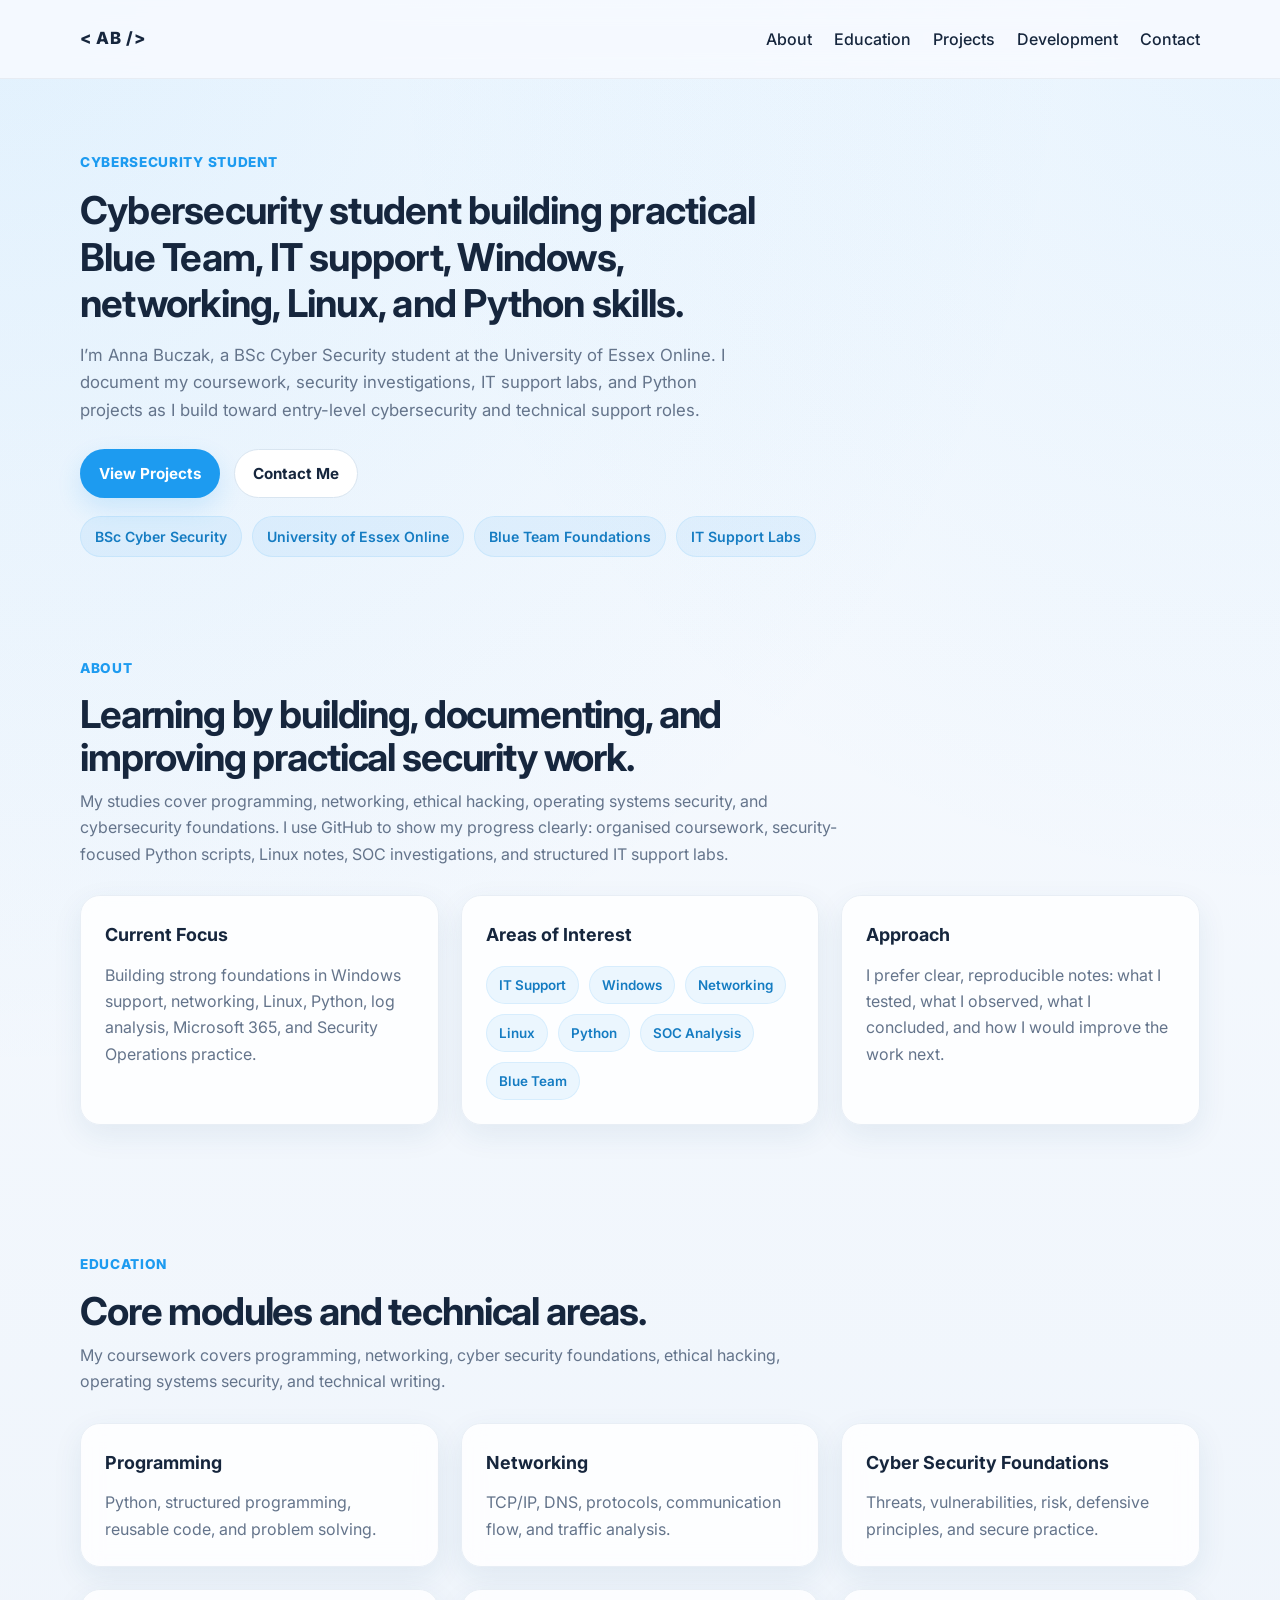
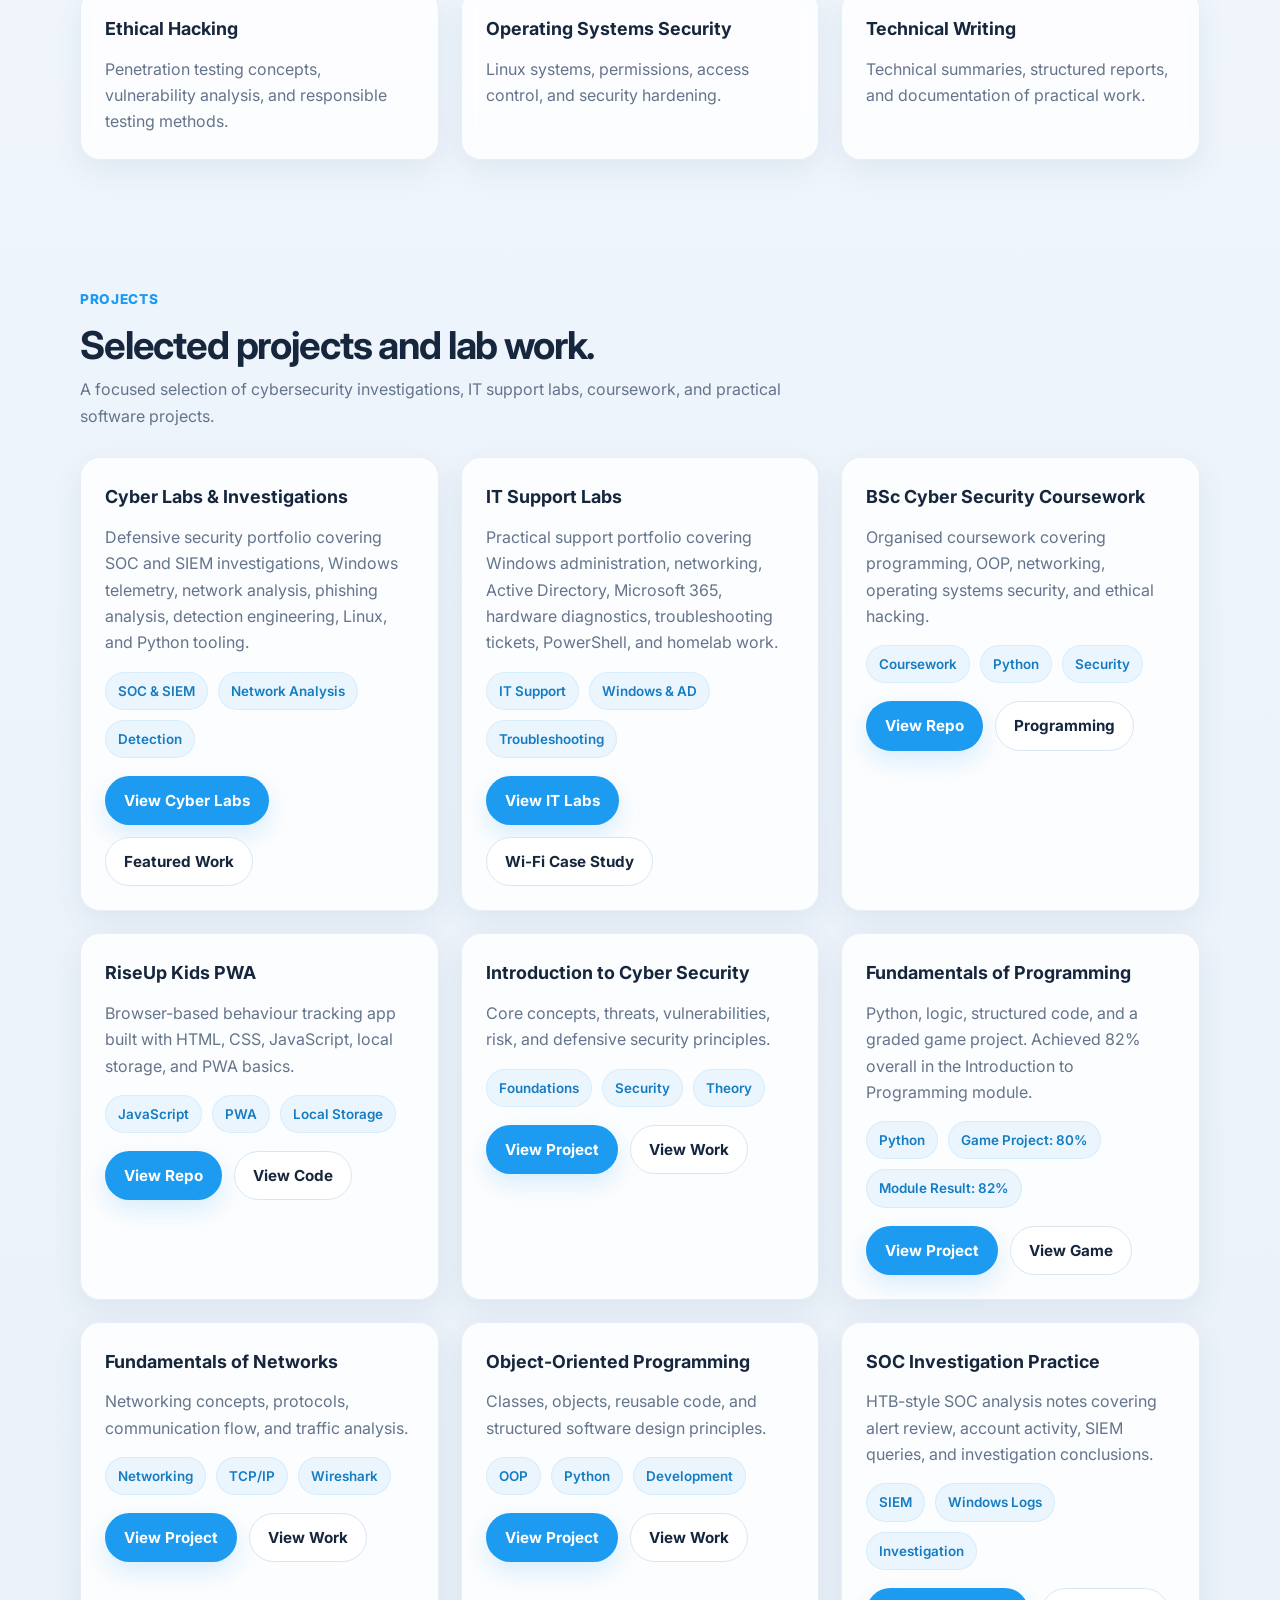
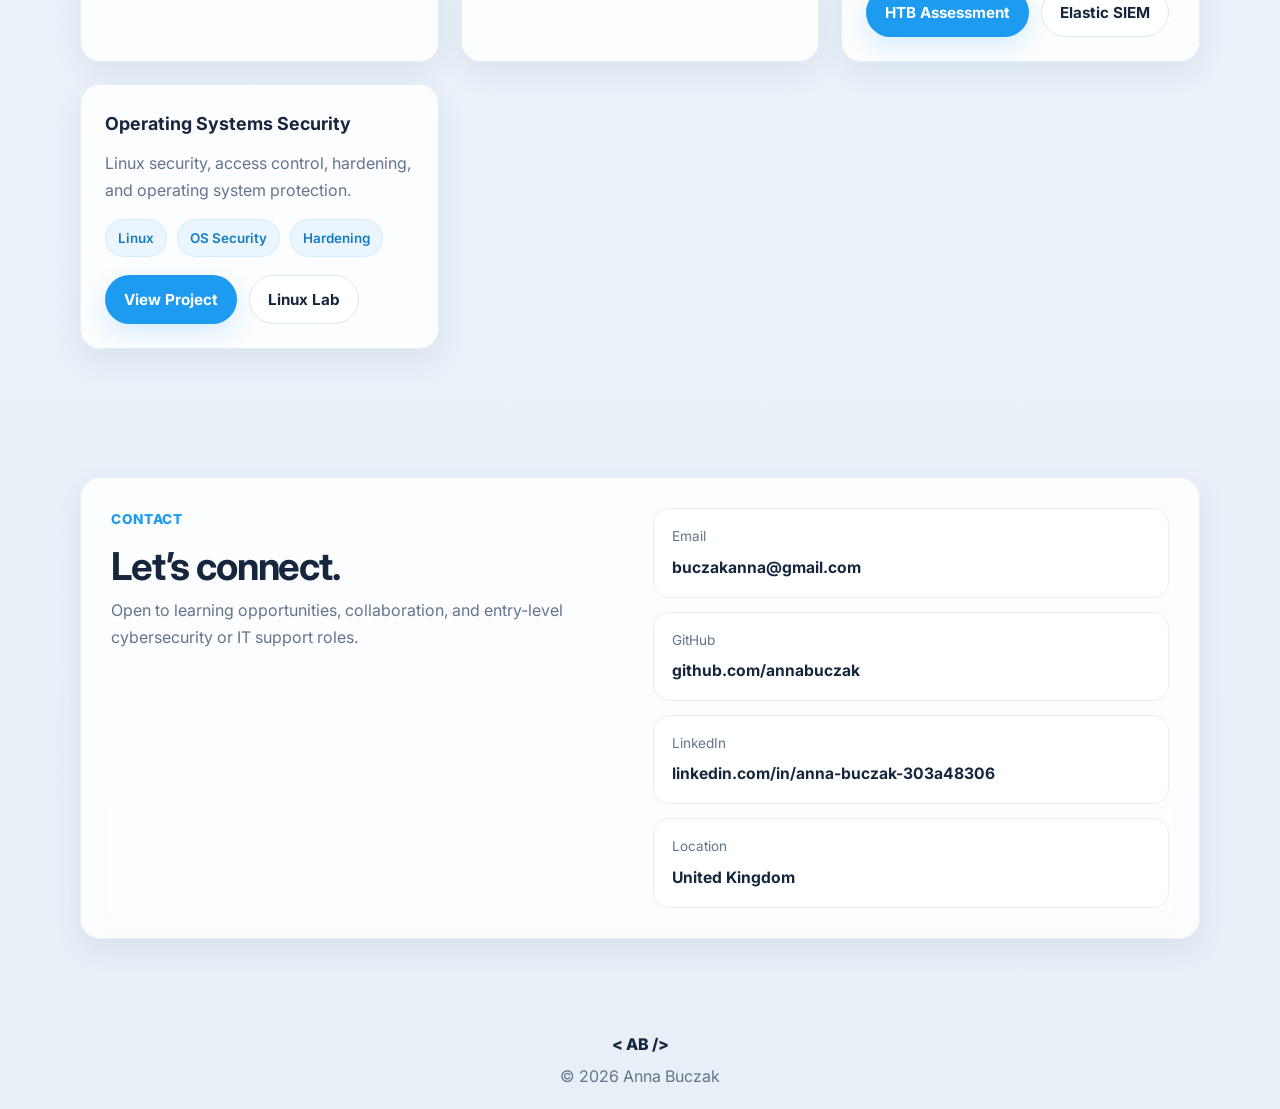
<file: index.html>
<!DOCTYPE html>
<html lang="en">
<head>
    <meta charset="UTF-8">
    <meta name="viewport" content="width=device-width, initial-scale=1.0">
    <title>Anna Buczak | Cybersecurity & IT Support Portfolio</title>
    <meta name="description" content="Portfolio for Anna Buczak, a BSc Cyber Security student documenting Blue Team investigations, IT support labs, Windows, networking, Linux, and Python projects.">
    <link rel="stylesheet" href="assets/css/main.css">
    <link rel="stylesheet" href="https://fonts.googleapis.com/css2?family=Inter:wght@400;500;600;700;800&display=swap">
</head>
<body>

<nav class="navbar">
    <div class="container nav-inner">
        <a href="#home" class="brand">&lt; AB /&gt;</a>

        <div class="nav-links">
            <a href="#about">About</a>
            <a href="#education">Education</a>
            <a href="#projects">Projects</a>
            <a href="skills.html">Development</a>
            <a href="#contact">Contact</a>
        </div>
    </div>
</nav>

<main class="container">

    <section class="hero" id="home">
        <div class="hero-left">
            <p class="eyebrow">Cybersecurity Student</p>

            <h1>Cybersecurity student building practical Blue Team, IT support, Windows, networking, Linux, and Python skills.</h1>

            <p class="hero-text">
                I’m Anna Buczak, a BSc Cyber Security student at the University of Essex Online.
                I document my coursework, security investigations, IT support labs, and Python projects
                as I build toward entry-level cybersecurity and technical support roles.
            </p>

            <div class="hero-actions">
                <a href="#projects" class="btn btn-primary">View Projects</a>
                <a href="#contact" class="btn btn-secondary">Contact Me</a>
            </div>

            <div class="hero-meta">
                <span>BSc Cyber Security</span>
                <span>University of Essex Online</span>
                <span>Blue Team Foundations</span>
                <span>IT Support Labs</span>
            </div>
        </div>
    </section>

    <section class="section" id="about">
        <div class="section-heading">
            <p class="section-label">About</p>
            <h2>Learning by building, documenting, and improving practical security work.</h2>
            <p class="section-copy">
                My studies cover programming, networking, ethical hacking, operating systems security,
                and cybersecurity foundations. I use GitHub to show my progress clearly: organised
                coursework, security-focused Python scripts, Linux notes, SOC investigations, and structured IT support labs.
            </p>
        </div>

        <div class="grid">
            <article class="card">
                <h3>Current Focus</h3>
                <p>
                    Building strong foundations in Windows support, networking, Linux, Python, log analysis,
                    Microsoft 365, and Security Operations practice.
                </p>
            </article>

            <article class="card">
                <h3>Areas of Interest</h3>
                <div class="tags">
                    <span class="tag">IT Support</span>
                    <span class="tag">Windows</span>
                    <span class="tag">Networking</span>
                    <span class="tag">Linux</span>
                    <span class="tag">Python</span>
                    <span class="tag">SOC Analysis</span>
                    <span class="tag">Blue Team</span>
                </div>
            </article>

            <article class="card">
                <h3>Approach</h3>
                <p>
                    I prefer clear, reproducible notes: what I tested, what I observed,
                    what I concluded, and how I would improve the work next.
                </p>
            </article>
        </div>
    </section>

    <section class="section" id="education">
        <div class="section-heading">
            <p class="section-label">Education</p>
            <h2>Core modules and technical areas.</h2>
            <p class="section-copy">
                My coursework covers programming, networking, cyber security foundations,
                ethical hacking, operating systems security, and technical writing.
            </p>
        </div>

        <div class="grid">
            <article class="card">
                <h3>Programming</h3>
                <p>Python, structured programming, reusable code, and problem solving.</p>
            </article>

            <article class="card">
                <h3>Networking</h3>
                <p>TCP/IP, DNS, protocols, communication flow, and traffic analysis.</p>
            </article>

            <article class="card">
                <h3>Cyber Security Foundations</h3>
                <p>Threats, vulnerabilities, risk, defensive principles, and secure practice.</p>
            </article>

            <article class="card">
                <h3>Ethical Hacking</h3>
                <p>Penetration testing concepts, vulnerability analysis, and responsible testing methods.</p>
            </article>

            <article class="card">
                <h3>Operating Systems Security</h3>
                <p>Linux systems, permissions, access control, and security hardening.</p>
            </article>

            <article class="card">
                <h3>Technical Writing</h3>
                <p>Technical summaries, structured reports, and documentation of practical work.</p>
            </article>
        </div>
    </section>

    <section class="section" id="projects">
        <div class="section-heading">
            <p class="section-label">Projects</p>
            <h2>Selected projects and lab work.</h2>
            <p class="section-copy">
                A focused selection of cybersecurity investigations, IT support labs, coursework, and practical software projects.
            </p>
        </div>

        <div class="projects-grid">

            <article class="project-card">
                <h3>Cyber Labs & Investigations</h3>
                <p>Defensive security portfolio covering SOC and SIEM investigations, Windows telemetry, network analysis, phishing analysis, detection engineering, Linux, and Python tooling.</p>
                <div class="tags">
                    <span class="tag">SOC & SIEM</span>
                    <span class="tag">Network Analysis</span>
                    <span class="tag">Detection</span>
                </div>
                <div class="project-actions">
                    <a href="https://github.com/Annabuczak/cyber-labs" target="_blank" rel="noopener noreferrer" class="btn btn-primary">View Cyber Labs</a>
                    <a href="https://github.com/Annabuczak/cyber-labs#featured-work" target="_blank" rel="noopener noreferrer" class="btn btn-secondary">Featured Work</a>
                </div>
            </article>

            <article class="project-card">
                <h3>IT Support Labs</h3>
                <p>Practical support portfolio covering Windows administration, networking, Active Directory, Microsoft 365, hardware diagnostics, troubleshooting tickets, PowerShell, and homelab work.</p>
                <div class="tags">
                    <span class="tag">IT Support</span>
                    <span class="tag">Windows & AD</span>
                    <span class="tag">Troubleshooting</span>
                </div>
                <div class="project-actions">
                    <a href="https://github.com/Annabuczak/it-support-labs" target="_blank" rel="noopener noreferrer" class="btn btn-primary">View IT Labs</a>
                    <a href="https://github.com/Annabuczak/it-support-labs/blob/main/troubleshooting-tickets/wifi-connected-no-internet-apipa.md" target="_blank" rel="noopener noreferrer" class="btn btn-secondary">Wi-Fi Case Study</a>
                </div>
            </article>

            <article class="project-card">
                <h3>BSc Cyber Security Coursework</h3>
                <p>Organised coursework covering programming, OOP, networking, operating systems security, and ethical hacking.</p>
                <div class="tags">
                    <span class="tag">Coursework</span>
                    <span class="tag">Python</span>
                    <span class="tag">Security</span>
                </div>
                <div class="project-actions">
                    <a href="https://github.com/Annabuczak/bsc-cybersecurity" target="_blank" rel="noopener noreferrer" class="btn btn-primary">View Repo</a>
                    <a href="programming.html" class="btn btn-secondary">Programming</a>
                </div>
            </article>

            <article class="project-card">
                <h3>RiseUp Kids PWA</h3>
                <p>Browser-based behaviour tracking app built with HTML, CSS, JavaScript, local storage, and PWA basics.</p>
                <div class="tags">
                    <span class="tag">JavaScript</span>
                    <span class="tag">PWA</span>
                    <span class="tag">Local Storage</span>
                </div>
                <div class="project-actions">
                    <a href="https://github.com/Annabuczak/riseup-kids-pwa" target="_blank" rel="noopener noreferrer" class="btn btn-primary">View Repo</a>
                    <a href="https://github.com/Annabuczak/riseup-kids-pwa/tree/main" target="_blank" rel="noopener noreferrer" class="btn btn-secondary">View Code</a>
                </div>
            </article>

            <article class="project-card">
                <h3>Introduction to Cyber Security</h3>
                <p>Core concepts, threats, vulnerabilities, risk, and defensive security principles.</p>
                <div class="tags">
                    <span class="tag">Foundations</span>
                    <span class="tag">Security</span>
                    <span class="tag">Theory</span>
                </div>
                <div class="project-actions">
                    <a href="cybersecurity.html" class="btn btn-primary">View Project</a>
                    <a href="https://github.com/Annabuczak/bsc-cybersecurity/tree/main/introduction-to-cyber-security" target="_blank" rel="noopener noreferrer" class="btn btn-secondary">View Work</a>
                </div>
            </article>

            <article class="project-card">
                <h3>Fundamentals of Programming</h3>
                <p>Python, logic, structured code, and a graded game project. Achieved 82% overall in the Introduction to Programming module.</p>
                <div class="tags">
                    <span class="tag">Python</span>
                    <span class="tag">Game Project: 80%</span>
                    <span class="tag">Module Result: 82%</span>
                </div>
                <div class="project-actions">
                    <a href="programming.html" class="btn btn-primary">View Project</a>
                    <a href="https://github.com/Annabuczak/bsc-cybersecurity/tree/main/fundamentals-of-programming/projects/the-library-game" target="_blank" rel="noopener noreferrer" class="btn btn-secondary">View Game</a>
                </div>
            </article>

            <article class="project-card">
                <h3>Fundamentals of Networks</h3>
                <p>Networking concepts, protocols, communication flow, and traffic analysis.</p>
                <div class="tags">
                    <span class="tag">Networking</span>
                    <span class="tag">TCP/IP</span>
                    <span class="tag">Wireshark</span>
                </div>
                <div class="project-actions">
                    <a href="networks.html" class="btn btn-primary">View Project</a>
                    <a href="https://github.com/Annabuczak/bsc-cybersecurity/tree/main/fundamentals-of-networks" target="_blank" rel="noopener noreferrer" class="btn btn-secondary">View Work</a>
                </div>
            </article>

            <article class="project-card">
                <h3>Object-Oriented Programming</h3>
                <p>Classes, objects, reusable code, and structured software design principles.</p>
                <div class="tags">
                    <span class="tag">OOP</span>
                    <span class="tag">Python</span>
                    <span class="tag">Development</span>
                </div>
                <div class="project-actions">
                    <a href="oop.html" class="btn btn-primary">View Project</a>
                    <a href="https://github.com/Annabuczak/bsc-cybersecurity/tree/main/object-oriented-programming" target="_blank" rel="noopener noreferrer" class="btn btn-secondary">View Work</a>
                </div>
            </article>

            <article class="project-card">
                <h3>SOC Investigation Practice</h3>
                <p>HTB-style SOC analysis notes covering alert review, account activity, SIEM queries, and investigation conclusions.</p>
                <div class="tags">
                    <span class="tag">SIEM</span>
                    <span class="tag">Windows Logs</span>
                    <span class="tag">Investigation</span>
                </div>
                <div class="project-actions">
                    <a href="https://github.com/Annabuczak/cyber-labs/tree/main/soc-labs/HTB%20SOC%20Skills%20Assessment" target="_blank" rel="noopener noreferrer" class="btn btn-primary">HTB Assessment</a>
                    <a href="https://github.com/Annabuczak/cyber-labs/tree/main/soc-labs/htb-elastic-siem-investigation" target="_blank" rel="noopener noreferrer" class="btn btn-secondary">Elastic SIEM</a>
                </div>
            </article>

            <article class="project-card">
                <h3>Operating Systems Security</h3>
                <p>Linux security, access control, hardening, and operating system protection.</p>
                <div class="tags">
                    <span class="tag">Linux</span>
                    <span class="tag">OS Security</span>
                    <span class="tag">Hardening</span>
                </div>
                <div class="project-actions">
                    <a href="ossecurity.html" class="btn btn-primary">View Project</a>
                    <a href="https://github.com/Annabuczak/cyber-labs/tree/main/linux/services" target="_blank" rel="noopener noreferrer" class="btn btn-secondary">Linux Lab</a>
                </div>
            </article>
        </div>
    </section>

    <section class="section" id="contact">
        <div class="contact-box">
            <div>
                <p class="section-label">Contact</p>
                <h2>Let’s connect.</h2>
                <p class="section-copy">
                    Open to learning opportunities, collaboration, and entry-level cybersecurity or IT support roles.
                </p>
            </div>

            <div class="contact-info">
                <div class="contact-item">
                    <span>Email</span>
                    <strong><a href="mailto:buczakanna@gmail.com">buczakanna@gmail.com</a></strong>
                </div>

                <div class="contact-item">
                    <span>GitHub</span>
                    <strong><a href="https://github.com/annabuczak" target="_blank" rel="noopener noreferrer">github.com/annabuczak</a></strong>
                </div>

                <div class="contact-item">
                    <span>LinkedIn</span>
                    <strong><a href="https://www.linkedin.com/in/anna-buczak-303a48306" target="_blank" rel="noopener noreferrer">linkedin.com/in/anna-buczak-303a48306</a></strong>
                </div>

                <div class="contact-item">
                    <span>Location</span>
                    <strong>United Kingdom</strong>
                </div>
            </div>
        </div>
    </section>

    <footer class="footer">
        <p>&lt; AB /&gt;</p>
        <p>© 2026 Anna Buczak</p>
    </footer>

</main>
</body>
</html>
</file>
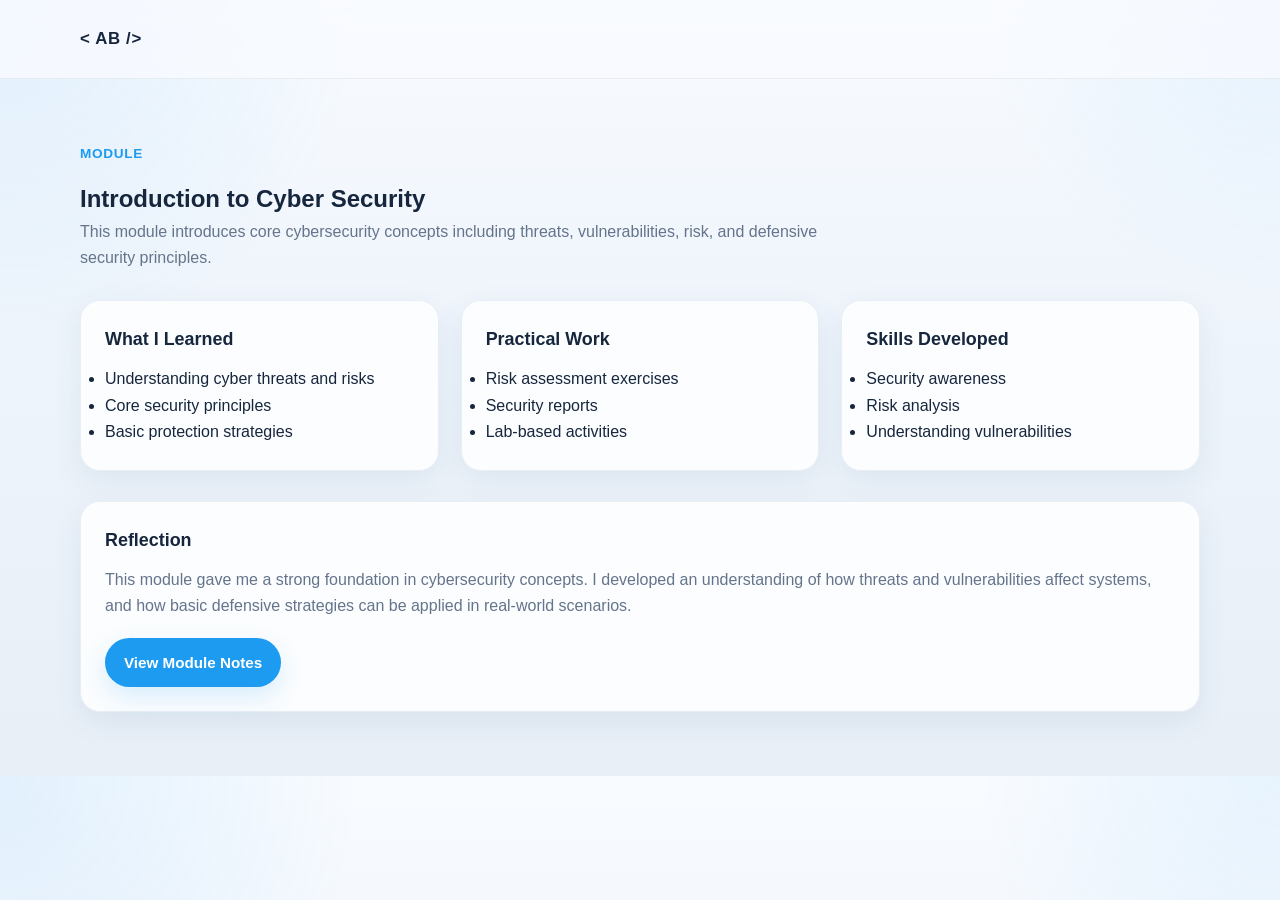
<file: cybersecurity.html>
<!DOCTYPE html>
<html lang="en">
<head>
    <meta charset="UTF-8">
    <meta name="viewport" content="width=device-width, initial-scale=1.0">
    <title>Introduction to Cyber Security</title>
    <link rel="stylesheet" href="assets/css/main.css">
</head>

<body>

<nav class="navbar">
    <div class="container nav-inner">
        <a href="index.html" class="brand">&lt; AB /&gt;</a>
    </div>
</nav>

<main class="container">

<section class="section">

    <div class="section-heading">
        <p class="section-label">Module</p>
        <h1>Introduction to Cyber Security</h1>

        <p class="section-copy">
            This module introduces core cybersecurity concepts including threats,
            vulnerabilities, risk, and defensive security principles.
        </p>
    </div>

    <!-- GRID -->
    <div class="grid">

        <div class="card">
            <h3>What I Learned</h3>
            <ul>
                <li>Understanding cyber threats and risks</li>
                <li>Core security principles</li>
                <li>Basic protection strategies</li>
            </ul>
        </div>

        <div class="card">
            <h3>Practical Work</h3>
            <ul>
                <li>Risk assessment exercises</li>
                <li>Security reports</li>
                <li>Lab-based activities</li>
            </ul>
        </div>

        <div class="card">
            <h3>Skills Developed</h3>
            <ul>
                <li>Security awareness</li>
                <li>Risk analysis</li>
                <li>Understanding vulnerabilities</li>
            </ul>
        </div>

    </div>

    <!-- REFLECTION -->
    <div class="card" style="margin-top:30px;">
        <h3>Reflection</h3>
        <p>
            This module gave me a strong foundation in cybersecurity concepts.
            I developed an understanding of how threats and vulnerabilities affect systems,
            and how basic defensive strategies can be applied in real-world scenarios.
        </p>
        <div class="project-actions">
            <a href="https://github.com/Annabuczak/bsc-cybersecurity/tree/main/introduction-to-cyber-security" target="_blank" rel="noopener noreferrer" class="btn btn-primary">View Module Notes</a>
        </div>
    </div>

</section>

</main>
</body>
</html>
</file>
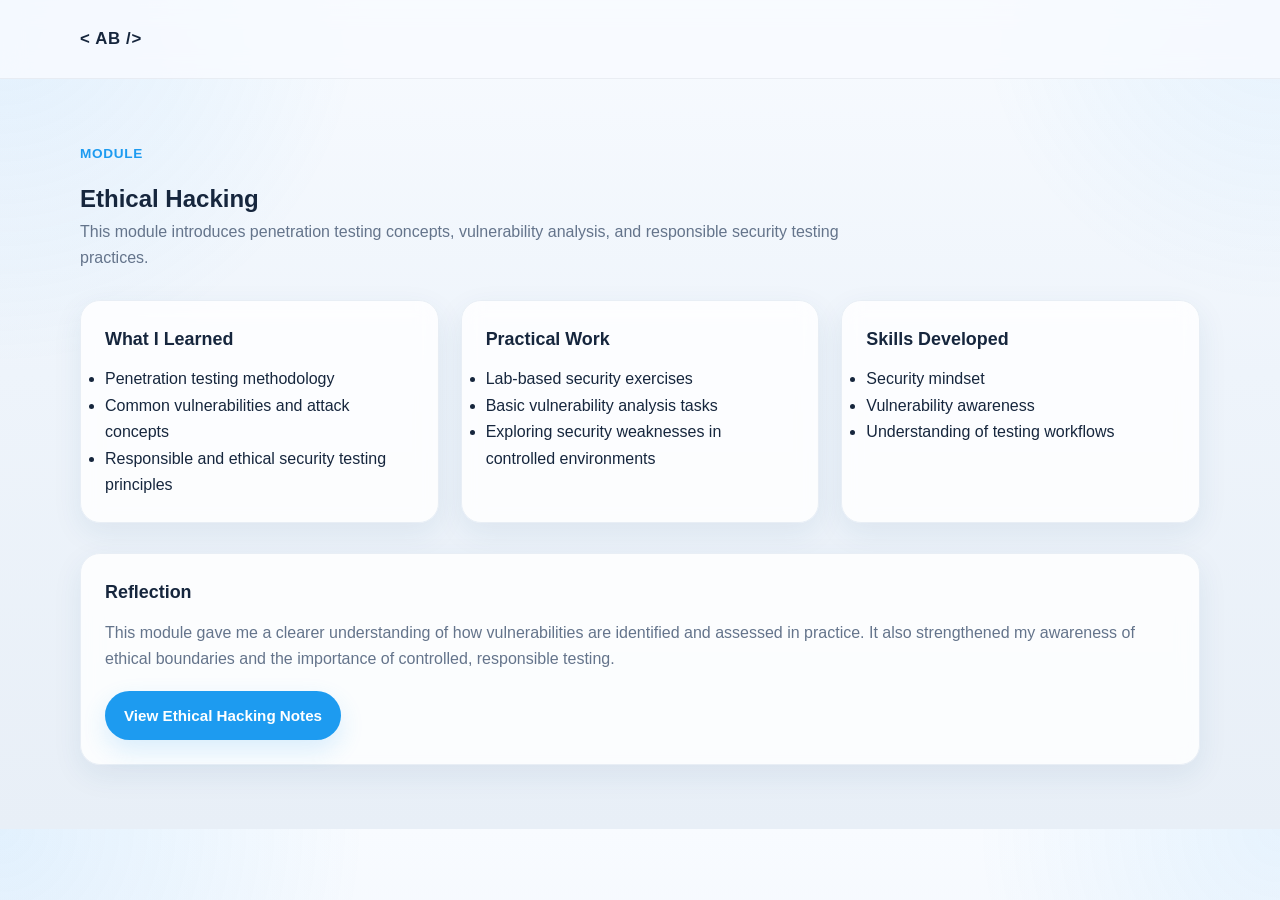
<file: ethical.html>
<!DOCTYPE html>
<html lang="en">
<head>
    <meta charset="UTF-8">
    <meta name="viewport" content="width=device-width, initial-scale=1.0">
    <title>Ethical Hacking</title>
    <link rel="stylesheet" href="assets/css/main.css">
</head>
<body>

<nav class="navbar">
    <div class="container nav-inner">
        <a href="index.html" class="brand">&lt; AB /&gt;</a>
    </div>
</nav>

<main class="container">
<section class="section">
    <div class="section-heading">
        <p class="section-label">Module</p>
        <h1>Ethical Hacking</h1>
        <p class="section-copy">
            This module introduces penetration testing concepts, vulnerability analysis,
            and responsible security testing practices.
        </p>
    </div>

    <div class="grid">
        <div class="card">
            <h3>What I Learned</h3>
            <ul>
                <li>Penetration testing methodology</li>
                <li>Common vulnerabilities and attack concepts</li>
                <li>Responsible and ethical security testing principles</li>
            </ul>
        </div>

        <div class="card">
            <h3>Practical Work</h3>
            <ul>
                <li>Lab-based security exercises</li>
                <li>Basic vulnerability analysis tasks</li>
                <li>Exploring security weaknesses in controlled environments</li>
            </ul>
        </div>

        <div class="card">
            <h3>Skills Developed</h3>
            <ul>
                <li>Security mindset</li>
                <li>Vulnerability awareness</li>
                <li>Understanding of testing workflows</li>
            </ul>
        </div>
    </div>

    <div class="card" style="margin-top:30px;">
        <h3>Reflection</h3>
        <p>
            This module gave me a clearer understanding of how vulnerabilities are identified
            and assessed in practice. It also strengthened my awareness of ethical boundaries
            and the importance of controlled, responsible testing.
        </p>
        <div class="project-actions">
            <a href="https://github.com/Annabuczak/bsc-cybersecurity/tree/main/ethical-hacking" target="_blank" rel="noopener noreferrer" class="btn btn-primary">View Ethical Hacking Notes</a>
        </div>
    </div>
</section>
</main>

</body>
</html>
</file>
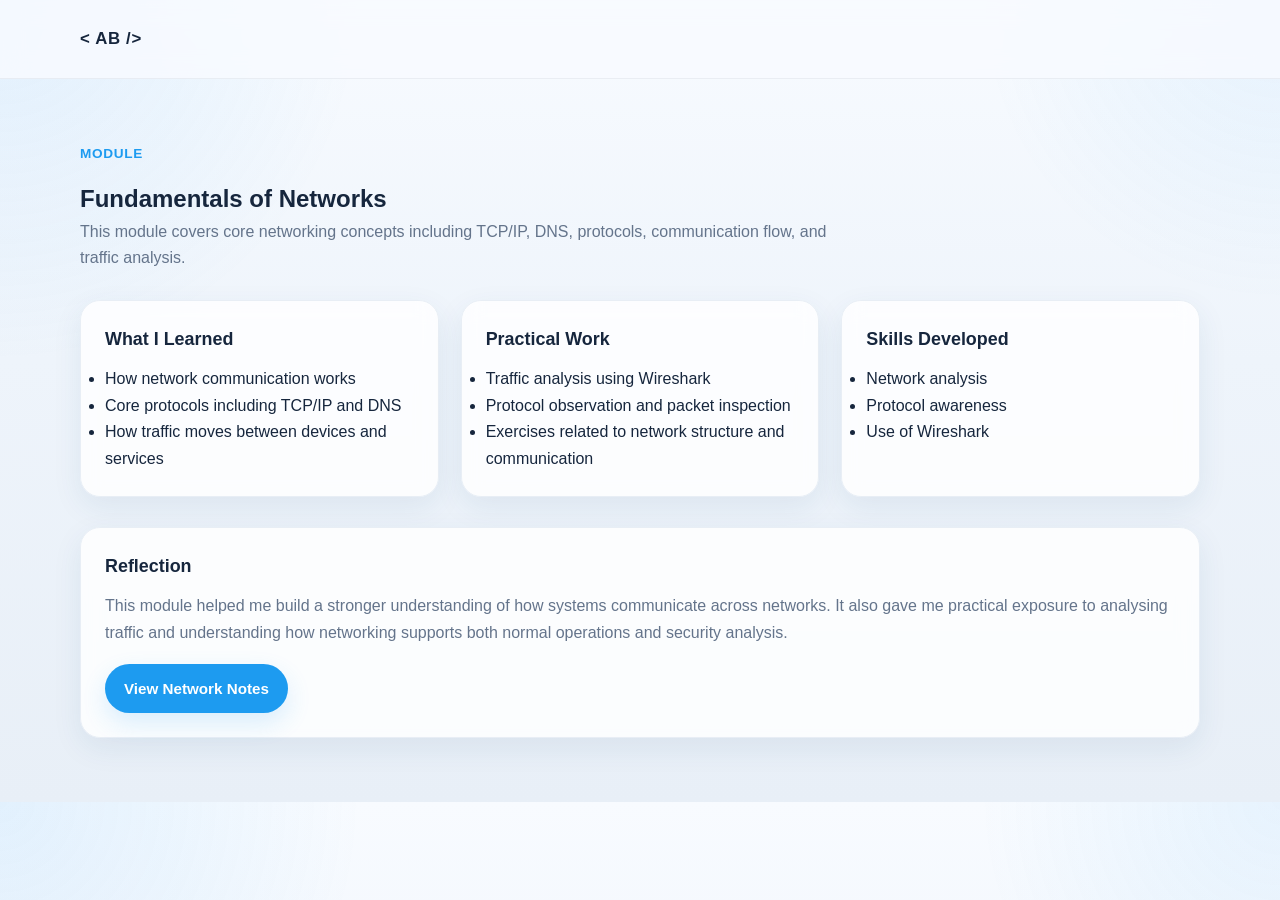
<file: networks.html>
<!DOCTYPE html>
<html lang="en">
<head>
    <meta charset="UTF-8">
    <meta name="viewport" content="width=device-width, initial-scale=1.0">
    <title>Fundamentals of Networks</title>
    <link rel="stylesheet" href="assets/css/main.css">
</head>
<body>

<nav class="navbar">
    <div class="container nav-inner">
        <a href="index.html" class="brand">&lt; AB /&gt;</a>
    </div>
</nav>

<main class="container">
<section class="section">
    <div class="section-heading">
        <p class="section-label">Module</p>
        <h1>Fundamentals of Networks</h1>
        <p class="section-copy">
            This module covers core networking concepts including TCP/IP, DNS, protocols,
            communication flow, and traffic analysis.
        </p>
    </div>

    <div class="grid">
        <div class="card">
            <h3>What I Learned</h3>
            <ul>
                <li>How network communication works</li>
                <li>Core protocols including TCP/IP and DNS</li>
                <li>How traffic moves between devices and services</li>
            </ul>
        </div>

        <div class="card">
            <h3>Practical Work</h3>
            <ul>
                <li>Traffic analysis using Wireshark</li>
                <li>Protocol observation and packet inspection</li>
                <li>Exercises related to network structure and communication</li>
            </ul>
        </div>

        <div class="card">
            <h3>Skills Developed</h3>
            <ul>
                <li>Network analysis</li>
                <li>Protocol awareness</li>
                <li>Use of Wireshark</li>
            </ul>
        </div>
    </div>

    <div class="card" style="margin-top:30px;">
        <h3>Reflection</h3>
        <p>
            This module helped me build a stronger understanding of how systems communicate
            across networks. It also gave me practical exposure to analysing traffic and
            understanding how networking supports both normal operations and security analysis.
        </p>
        <div class="project-actions">
            <a href="https://github.com/Annabuczak/bsc-cybersecurity/tree/main/fundamentals-of-networks" target="_blank" rel="noopener noreferrer" class="btn btn-primary">View Network Notes</a>
        </div>
    </div>
</section>
</main>

</body>
</html>
</file>
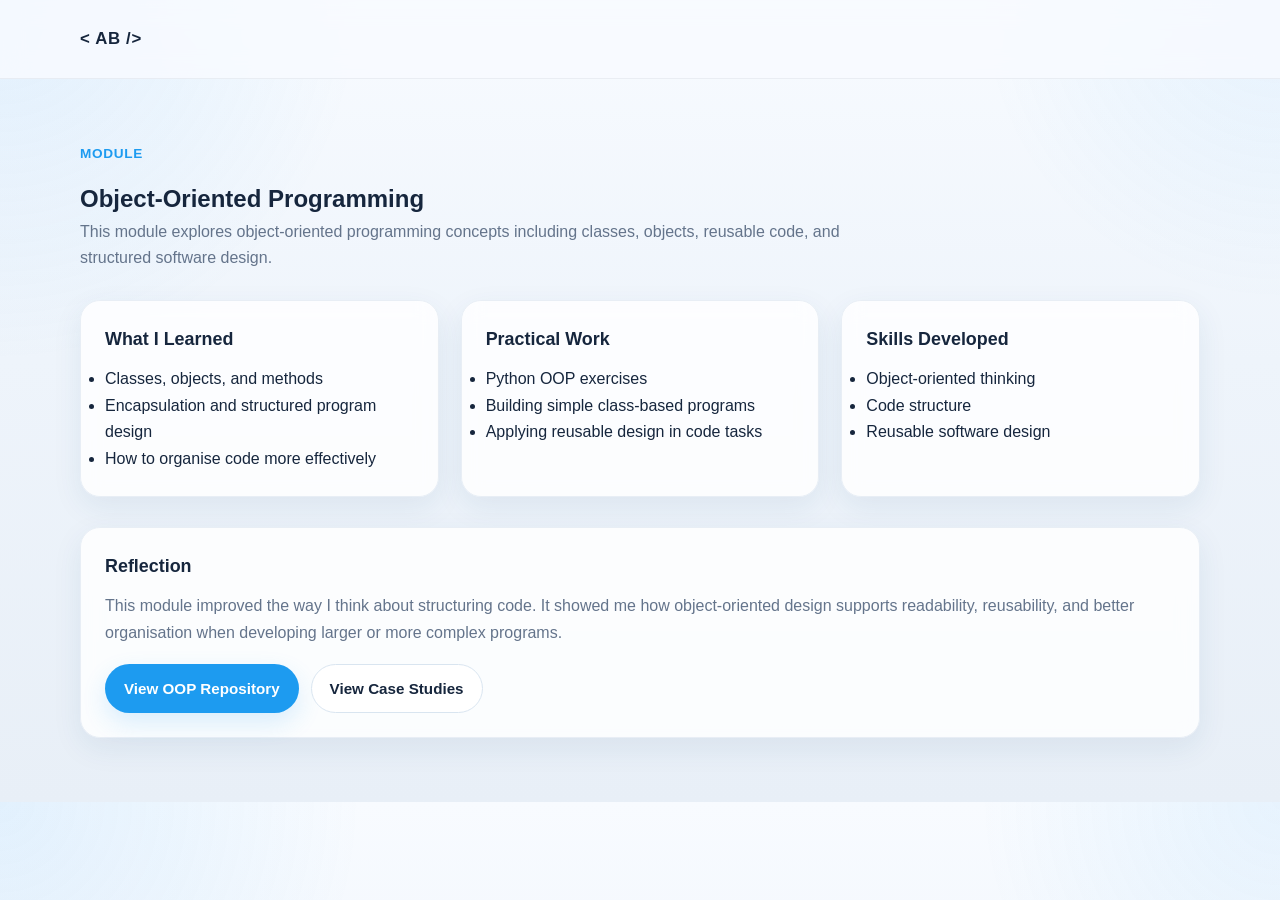
<file: oop.html>
<!DOCTYPE html>
<html lang="en">
<head>
    <meta charset="UTF-8">
    <meta name="viewport" content="width=device-width, initial-scale=1.0">
    <title>Object-Oriented Programming</title>
    <link rel="stylesheet" href="assets/css/main.css">
</head>
<body>

<nav class="navbar">
    <div class="container nav-inner">
        <a href="index.html" class="brand">&lt; AB /&gt;</a>
    </div>
</nav>

<main class="container">
<section class="section">
    <div class="section-heading">
        <p class="section-label">Module</p>
        <h1>Object-Oriented Programming</h1>
        <p class="section-copy">
            This module explores object-oriented programming concepts including classes,
            objects, reusable code, and structured software design.
        </p>
    </div>

    <div class="grid">
        <div class="card">
            <h3>What I Learned</h3>
            <ul>
                <li>Classes, objects, and methods</li>
                <li>Encapsulation and structured program design</li>
                <li>How to organise code more effectively</li>
            </ul>
        </div>

        <div class="card">
            <h3>Practical Work</h3>
            <ul>
                <li>Python OOP exercises</li>
                <li>Building simple class-based programs</li>
                <li>Applying reusable design in code tasks</li>
            </ul>
        </div>

        <div class="card">
            <h3>Skills Developed</h3>
            <ul>
                <li>Object-oriented thinking</li>
                <li>Code structure</li>
                <li>Reusable software design</li>
            </ul>
        </div>
    </div>

    <div class="card" style="margin-top:30px;">
        <h3>Reflection</h3>
        <p>
            This module improved the way I think about structuring code. It showed me how
            object-oriented design supports readability, reusability, and better organisation
            when developing larger or more complex programs.
        </p>
        <div class="project-actions">
            <a href="https://github.com/Annabuczak/bsc-cybersecurity/tree/main/object-oriented-programming" target="_blank" rel="noopener noreferrer" class="btn btn-primary">View OOP Repository</a>
            <a href="https://github.com/Annabuczak/bsc-cybersecurity/tree/main/object-oriented-programming/case-studies" target="_blank" rel="noopener noreferrer" class="btn btn-secondary">View Case Studies</a>
        </div>
    </div>
</section>
</main>

</body>
</html>
</file>
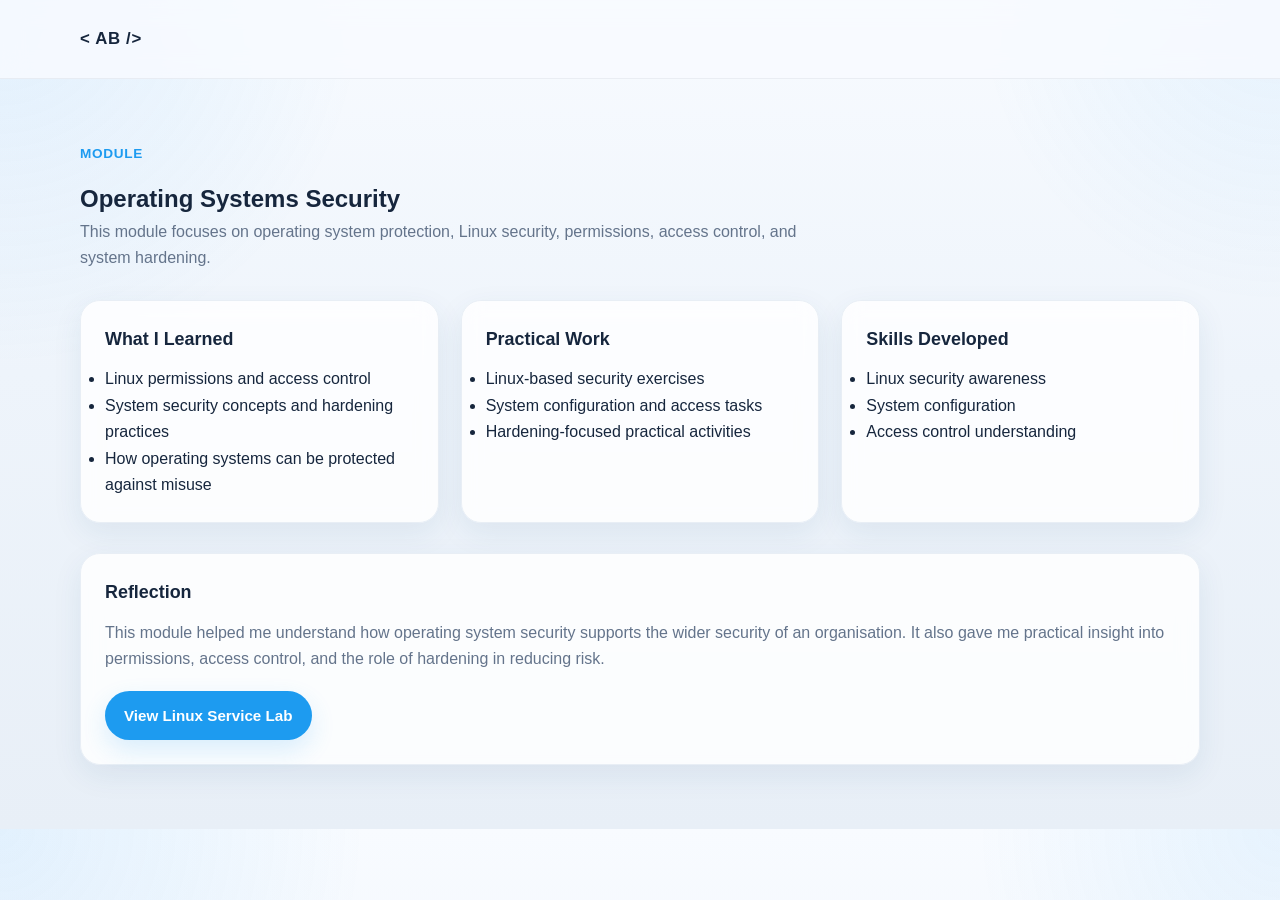
<file: ossecurity.html>
<!DOCTYPE html>
<html lang="en">
<head>
    <meta charset="UTF-8">
    <meta name="viewport" content="width=device-width, initial-scale=1.0">
    <title>Operating Systems Security</title>
    <link rel="stylesheet" href="assets/css/main.css">
</head>
<body>

<nav class="navbar">
    <div class="container nav-inner">
        <a href="index.html" class="brand">&lt; AB /&gt;</a>
    </div>
</nav>

<main class="container">
<section class="section">
    <div class="section-heading">
        <p class="section-label">Module</p>
        <h1>Operating Systems Security</h1>
        <p class="section-copy">
            This module focuses on operating system protection, Linux security, permissions,
            access control, and system hardening.
        </p>
    </div>

    <div class="grid">
        <div class="card">
            <h3>What I Learned</h3>
            <ul>
                <li>Linux permissions and access control</li>
                <li>System security concepts and hardening practices</li>
                <li>How operating systems can be protected against misuse</li>
            </ul>
        </div>

        <div class="card">
            <h3>Practical Work</h3>
            <ul>
                <li>Linux-based security exercises</li>
                <li>System configuration and access tasks</li>
                <li>Hardening-focused practical activities</li>
            </ul>
        </div>

        <div class="card">
            <h3>Skills Developed</h3>
            <ul>
                <li>Linux security awareness</li>
                <li>System configuration</li>
                <li>Access control understanding</li>
            </ul>
        </div>
    </div>

    <div class="card" style="margin-top:30px;">
        <h3>Reflection</h3>
        <p>
            This module helped me understand how operating system security supports the wider
            security of an organisation. It also gave me practical insight into permissions,
            access control, and the role of hardening in reducing risk.
        </p>
        <div class="project-actions">
            <a href="https://github.com/Annabuczak/cyber-labs/tree/main/linux/services" target="_blank" rel="noopener noreferrer" class="btn btn-primary">View Linux Service Lab</a>
        </div>
    </div>
</section>
</main>

</body>
</html>
</file>
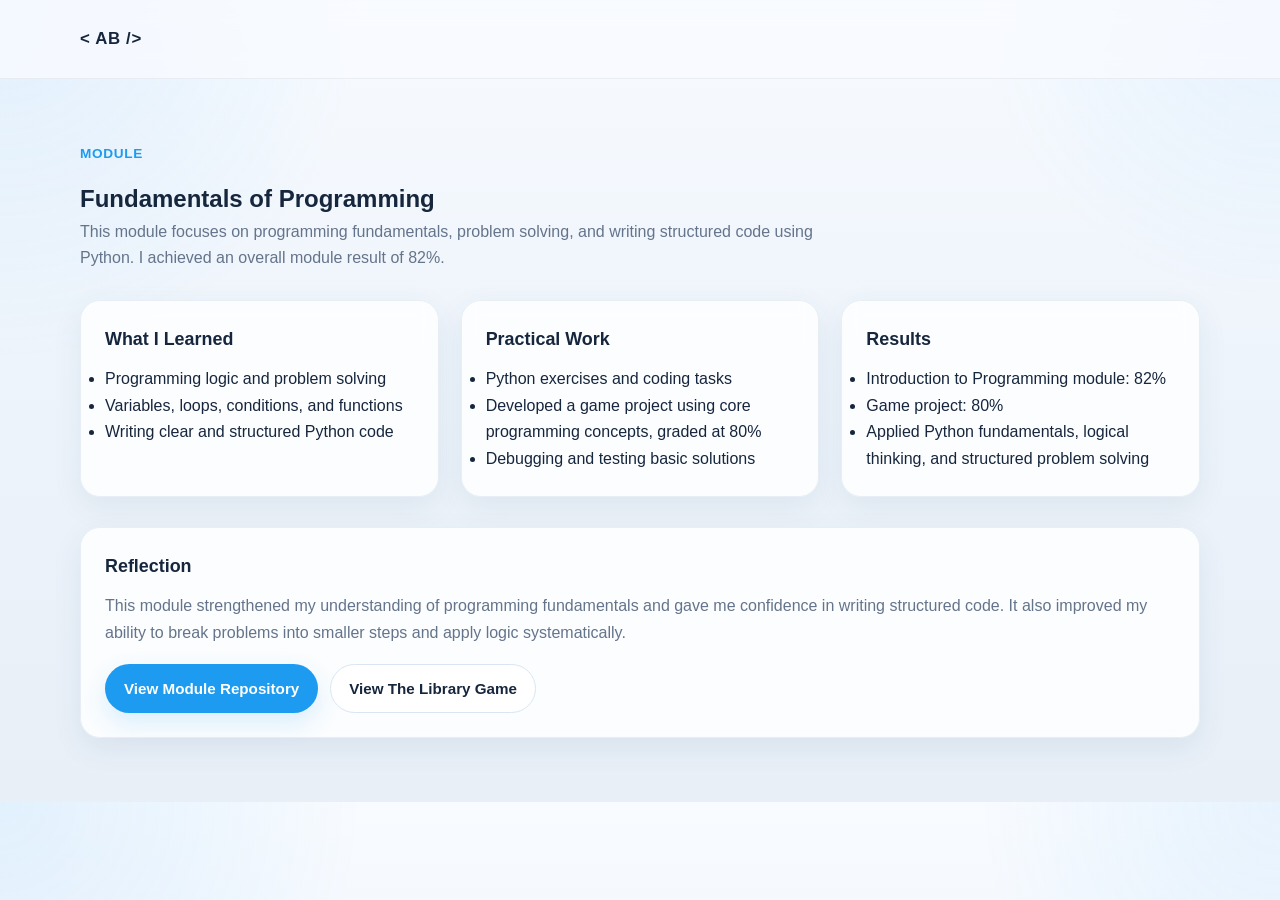
<file: programming.html>
<!DOCTYPE html>
<html lang="en">
<head>
    <meta charset="UTF-8">
    <meta name="viewport" content="width=device-width, initial-scale=1.0">
    <title>Fundamentals of Programming</title>
    <link rel="stylesheet" href="assets/css/main.css">
</head>
<body>

<nav class="navbar">
    <div class="container nav-inner">
        <a href="index.html" class="brand">&lt; AB /&gt;</a>
    </div>
</nav>

<main class="container">
<section class="section">
    <div class="section-heading">
        <p class="section-label">Module</p>
        <h1>Fundamentals of Programming</h1>
        <p class="section-copy">
            This module focuses on programming fundamentals, problem solving, and writing
            structured code using Python. I achieved an overall module result of 82%.
        </p>
    </div>

    <div class="grid">
        <div class="card">
            <h3>What I Learned</h3>
            <ul>
                <li>Programming logic and problem solving</li>
                <li>Variables, loops, conditions, and functions</li>
                <li>Writing clear and structured Python code</li>
            </ul>
        </div>

        <div class="card">
            <h3>Practical Work</h3>
            <ul>
                <li>Python exercises and coding tasks</li>
                <li>Developed a game project using core programming concepts, graded at 80%</li>
                <li>Debugging and testing basic solutions</li>
            </ul>
        </div>

        <div class="card">
            <h3>Results</h3>
            <ul>
                <li>Introduction to Programming module: 82%</li>
                <li>Game project: 80%</li>
                <li>Applied Python fundamentals, logical thinking, and structured problem solving</li>
            </ul>
        </div>
    </div>

    <div class="card" style="margin-top:30px;">
        <h3>Reflection</h3>
        <p>
            This module strengthened my understanding of programming fundamentals and
            gave me confidence in writing structured code. It also improved my ability
            to break problems into smaller steps and apply logic systematically.
        </p>
        <div class="project-actions">
            <a href="https://github.com/Annabuczak/bsc-cybersecurity/tree/main/fundamentals-of-programming" target="_blank" rel="noopener noreferrer" class="btn btn-primary">View Module Repository</a>
            <a href="https://github.com/Annabuczak/bsc-cybersecurity/tree/main/fundamentals-of-programming/projects/the-library-game" target="_blank" rel="noopener noreferrer" class="btn btn-secondary">View The Library Game</a>
        </div>
    </div>
</section>
</main>

</body>
</html>
</file>
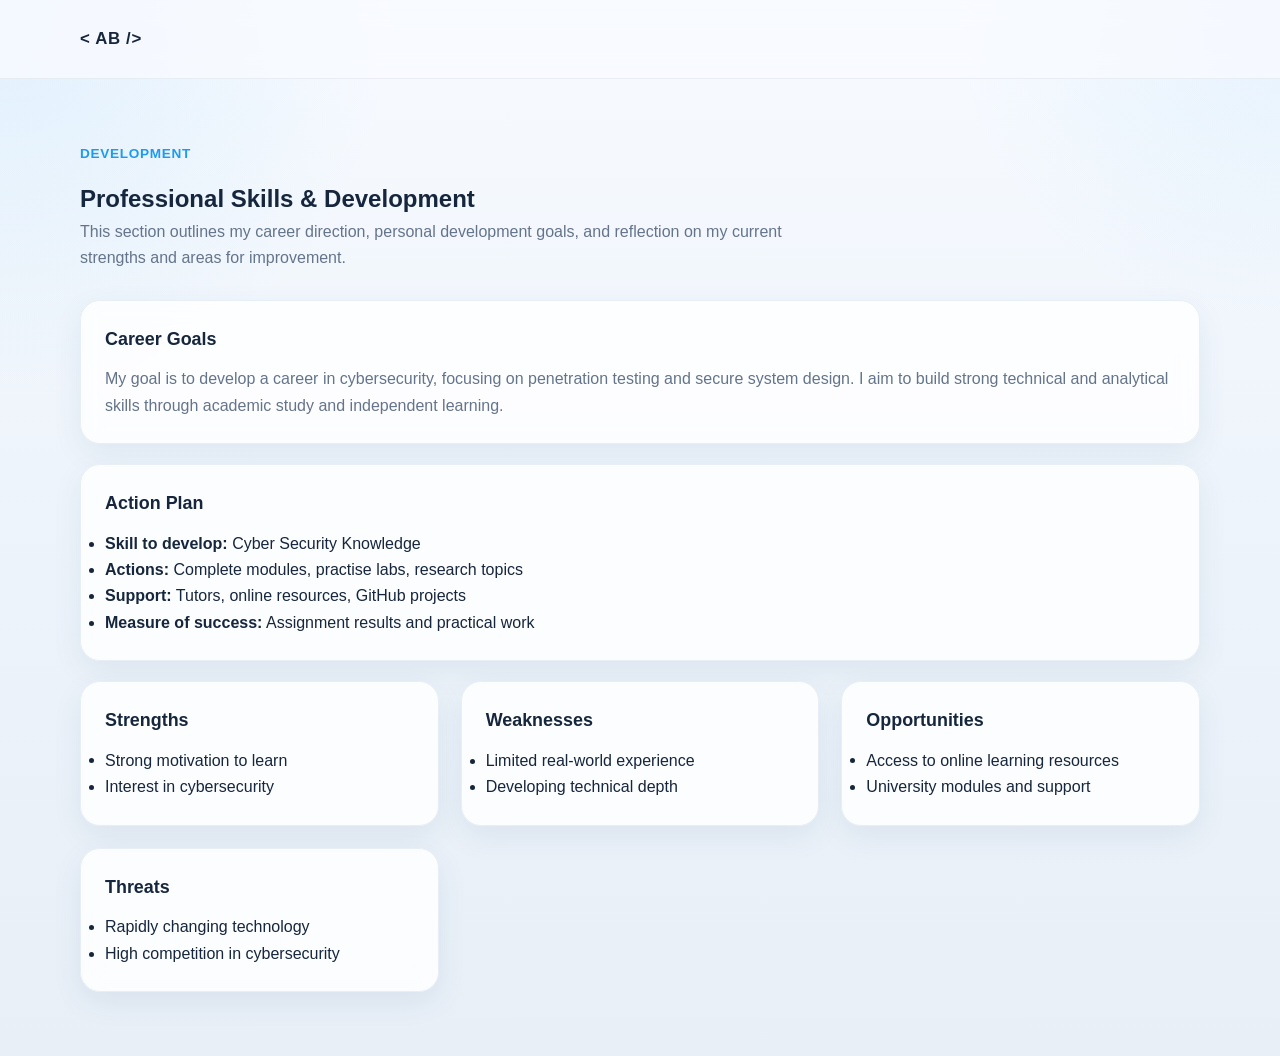
<file: skills.html>
<!DOCTYPE html>
<html lang="en">
<head>
    <meta charset="UTF-8">
    <meta name="viewport" content="width=device-width, initial-scale=1.0">
    <title>Professional Skills & Development</title>
    <link rel="stylesheet" href="assets/css/main.css">
</head>

<body>

<nav class="navbar">
    <div class="container nav-inner">
        <a href="index.html" class="brand">&lt; AB /&gt;</a>
    </div>
</nav>

<main class="container">

<section class="section">

    <div class="section-heading">
        <p class="section-label">Development</p>
        <h1>Professional Skills & Development</h1>
        <p class="section-copy">
            This section outlines my career direction, personal development goals,
            and reflection on my current strengths and areas for improvement.
        </p>
    </div>

    <!-- CAREER GOALS -->
    <div class="card">
        <h3>Career Goals</h3>
        <p>
            My goal is to develop a career in cybersecurity, focusing on penetration testing
            and secure system design. I aim to build strong technical and analytical skills
            through academic study and independent learning.
        </p>
    </div>

    <!-- ACTION PLAN -->
    <div class="card" style="margin-top:20px;">
        <h3>Action Plan</h3>
        <ul>
            <li><strong>Skill to develop:</strong> Cyber Security Knowledge</li>
            <li><strong>Actions:</strong> Complete modules, practise labs, research topics</li>
            <li><strong>Support:</strong> Tutors, online resources, GitHub projects</li>
            <li><strong>Measure of success:</strong> Assignment results and practical work</li>
        </ul>
    </div>

    <!-- SWOT -->
    <div class="grid" style="margin-top:20px;">

        <div class="card">
            <h3>Strengths</h3>
            <ul>
                <li>Strong motivation to learn</li>
                <li>Interest in cybersecurity</li>
            </ul>
        </div>

        <div class="card">
            <h3>Weaknesses</h3>
            <ul>
                <li>Limited real-world experience</li>
                <li>Developing technical depth</li>
            </ul>
        </div>

        <div class="card">
            <h3>Opportunities</h3>
            <ul>
                <li>Access to online learning resources</li>
                <li>University modules and support</li>
            </ul>
        </div>

        <div class="card">
            <h3>Threats</h3>
            <ul>
                <li>Rapidly changing technology</li>
                <li>High competition in cybersecurity</li>
            </ul>
        </div>

    </div>

</section>

</main>

</body>
</html>
</file>
<file: assets/css/main.css>
* {
    margin: 0;
    padding: 0;
    box-sizing: border-box;
}

:root {
    --bg: #f7fbff;
    --surface: #ffffff;
    --surface-soft: #f3f8fd;
    --text: #16263d;
    --muted: #64748b;
    --accent: #1d9bf0;
    --accent-dark: #157cc2;
    --border: #e8eef5;
    --shadow: 0 10px 30px rgba(31, 78, 121, 0.08);
    --shadow-hover: 0 16px 36px rgba(31, 78, 121, 0.12);
    --radius: 20px;
    --max-width: 1120px;
}

html {
    scroll-behavior: smooth;
}

body {
    font-family: Inter, -apple-system, BlinkMacSystemFont, "Segoe UI", sans-serif;
    background:
        radial-gradient(circle at top left, rgba(29, 155, 240, 0.10), transparent 24%),
        radial-gradient(circle at top right, rgba(29, 155, 240, 0.08), transparent 20%),
        linear-gradient(180deg, #f8fbff 0%, #eef4fb 45%, #e8eff7 100%);
    color: var(--text);
    line-height: 1.65;
}

.container {
    width: min(var(--max-width), calc(100% - 32px));
    margin: 0 auto;
}

/* links */
a {
    text-decoration: none;
    color: inherit;
}

a:visited {
    color: inherit;
}

/* nav */
.navbar {
    position: sticky;
    top: 0;
    z-index: 1000;
    background: rgba(248, 251, 255, 0.82);
    backdrop-filter: blur(12px);
    border-bottom: 1px solid rgba(22, 38, 61, 0.06);
}

.nav-inner {
    min-height: 78px;
    display: flex;
    align-items: center;
    justify-content: space-between;
    gap: 24px;
}

.brand {
    font-weight: 800;
    font-size: 1.05rem;
    letter-spacing: 0.04em;
    color: var(--text);
}

.nav-links {
    display: flex;
    gap: 22px;
    flex-wrap: wrap;
}

.nav-links a {
    color: var(--text);
    font-weight: 500;
    transition: color 0.2s ease;
}

.nav-links a:hover {
    color: var(--accent);
}

/* hero */
.hero {
    padding: 72px 0 36px;
}

.hero-left {
    max-width: 760px;
}

.eyebrow,
.section-label {
    color: var(--accent);
    text-transform: uppercase;
    letter-spacing: 0.05em;
    font-size: 0.85rem;
    font-weight: 800;
    margin-bottom: 14px;
}

.hero h1 {
    font-size: clamp(2rem, 3vw, 2.7rem);
    line-height: 1.2;
    letter-spacing: -0.02em;
    max-width: 700px;
    margin-bottom: 16px;
}

.hero-text {
    max-width: 650px;
    color: var(--muted);
    font-size: 1.05rem;
    margin-bottom: 24px;
}

.hero-actions {
    display: flex;
    flex-wrap: wrap;
    gap: 14px;
    margin-bottom: 18px;
}

.hero-meta {
    display: flex;
    flex-wrap: wrap;
    gap: 10px;
}

.hero-meta span {
    display: inline-flex;
    align-items: center;
    padding: 8px 14px;
    border-radius: 999px;
    background: rgba(29, 155, 240, 0.08);
    border: 1px solid rgba(29, 155, 240, 0.10);
    color: var(--accent-dark);
    font-size: 0.88rem;
    font-weight: 600;
}

/* buttons */
.btn {
    display: inline-flex;
    align-items: center;
    justify-content: center;
    padding: 11px 18px;
    border-radius: 999px;
    font-weight: 700;
    font-size: 0.95rem;
    border: 1px solid transparent;
    transition: all 0.2s ease;
    white-space: nowrap;
}

.btn-primary {
    background: var(--accent);
    color: #fff !important;
    box-shadow: 0 10px 24px rgba(29, 155, 240, 0.16);
}

.btn-primary:hover {
    background: var(--accent-dark);
    transform: translateY(-1px);
}

.btn-secondary {
    background: #fff;
    color: var(--text) !important;
    border-color: #d9e5f0;
}

.btn-secondary:hover {
    border-color: #bfd8ec;
    color: var(--accent-dark) !important;
    transform: translateY(-1px);
}

/* sections */
.section {
    padding: 64px 0;
}

.section-heading {
    margin-bottom: 28px;
}

.section-heading h2,
.contact-box h2 {
    font-size: clamp(1.8rem, 3vw, 2.6rem);
    line-height: 1.1;
    letter-spacing: -0.03em;
    margin-bottom: 10px;
    max-width: 760px;
}

.section-copy {
    color: var(--muted);
    max-width: 760px;
}

/* cards/grids */
.grid,
.projects-grid {
    display: grid;
    grid-template-columns: repeat(3, 1fr);
    gap: 22px;
}

.card,
.project-card,
.contact-box {
    background: rgba(255, 255, 255, 0.82);
    border: 1px solid var(--border);
    border-radius: var(--radius);
    box-shadow: var(--shadow);
    backdrop-filter: blur(10px);
}

.card,
.project-card {
    padding: 24px;
}

.card h3,
.project-card h3 {
    font-size: 1.12rem;
    margin-bottom: 12px;
    color: var(--text);
}

.card p,
.project-card p {
    color: var(--muted);
}

.card:hover,
.project-card:hover {
    transform: translateY(-4px);
    box-shadow: var(--shadow-hover);
    transition: transform 0.2s ease, box-shadow 0.2s ease;
}

/* tags */
.tags {
    display: flex;
    flex-wrap: wrap;
    gap: 10px;
    margin-top: 16px;
}

.tag {
    display: inline-flex;
    align-items: center;
    padding: 7px 12px;
    border-radius: 999px;
    background: rgba(29, 155, 240, 0.08);
    border: 1px solid rgba(29, 155, 240, 0.10);
    color: var(--accent-dark);
    font-size: 0.84rem;
    font-weight: 600;
}

/* project cards */
.project-card {
    display: flex;
    flex-direction: column;
    min-height: 100%;
}

.project-actions {
    display: flex;
    flex-wrap: wrap;
    gap: 12px;
    margin-top: 18px;
}

/* contact */
.contact-box {
    padding: 30px;
    display: grid;
    grid-template-columns: 1fr 1fr;
    gap: 26px;
}

.contact-info {
    display: grid;
    gap: 14px;
}

.contact-item {
    padding: 16px 18px;
    border-radius: 16px;
    background: rgba(255, 255, 255, 0.72);
    border: 1px solid var(--border);
}

.contact-item span {
    display: block;
    color: var(--muted);
    font-size: 0.85rem;
    margin-bottom: 6px;
}

.contact-item strong {
    color: var(--text);
    font-size: 0.98rem;
}

/* footer */
.footer {
    text-align: center;
    padding: 28px 0 20px;
    color: var(--muted);
}

.footer p:first-child {
    font-weight: 800;
    color: var(--text);
    margin-bottom: 6px;
}

/* responsive */
@media (max-width: 980px) {
    .grid,
    .projects-grid,
    .contact-box {
        grid-template-columns: 1fr 1fr;
    }

    .contact-box {
        grid-template-columns: 1fr;
    }
}

@media (max-width: 720px) {
    .nav-inner {
        min-height: auto;
        padding: 18px 0;
        flex-direction: column;
        align-items: flex-start;
    }

    .hero {
        padding: 56px 0 24px;
    }

    .grid,
    .projects-grid {
        grid-template-columns: 1fr;
    }

    .section {
        padding: 52px 0;
    }
}
</file>
